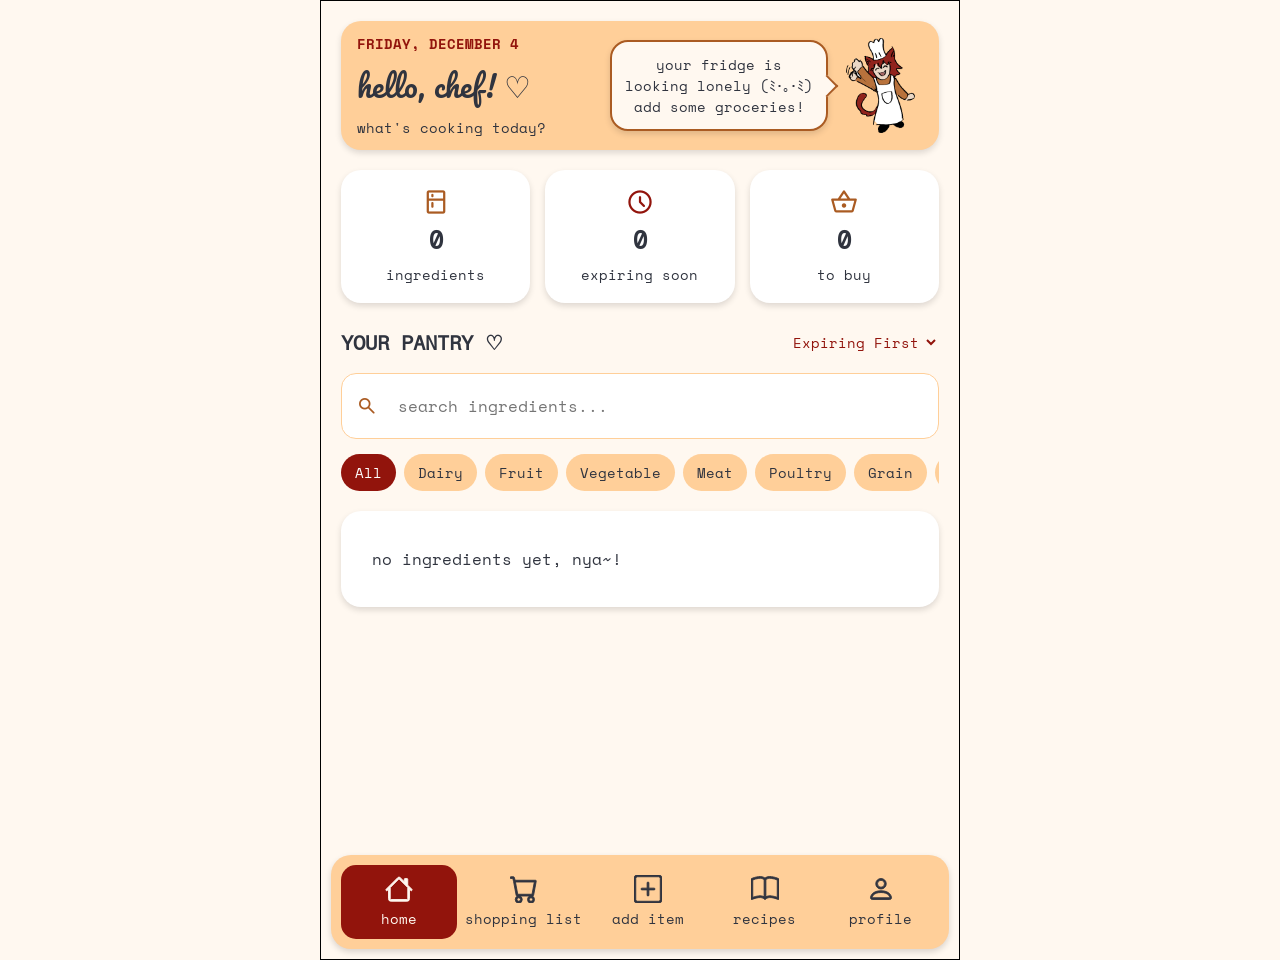
<file: index.html>
<!DOCTYPE html>
<html>
<head>
    <title>CMSC434</title>
    <link rel="stylesheet" href="style.css">
    <style>
        nav svg {
            width: 28px;
            height: 28px;
            stroke: currentColor;
            stroke-width: 0.5;
        }
        
        
    </style>
    <meta charset="UTF-8">
</head>


<body>
    <div class="app">

        <iframe id="content" src="inventory.html"></iframe> <!-- change this back to inventory.html later -->

                <nav>
                    <button class = "active" onclick="openTab('inventory.html', this)"><svg xmlns="http://www.w3.org/2000/svg" width="16" height="16" fill="currentColor" class="bi bi-house" viewBox="0 0 16 16">
        <path d="M8.707 1.5a1 1 0 0 0-1.414 0L.646 8.146a.5.5 0 0 0 .708.708L2 8.207V13.5A1.5 1.5 0 0 0 3.5 15h9a1.5 1.5 0 0 0 1.5-1.5V8.207l.646.647a.5.5 0 0 0 .708-.708L13 5.793V2.5a.5.5 0 0 0-.5-.5h-1a.5.5 0 0 0-.5.5v1.293zM13 7.207V13.5a.5.5 0 0 1-.5.5h-9a.5.5 0 0 1-.5-.5V7.207l5-5z"/>
        </svg>
        <span>home</span>
        </button>
    
    </button>
                    <button onclick="openTab('shopping-list.html', this)"><svg xmlns="http://www.w3.org/2000/svg" width="16" height="16" fill="currentColor" class="bi bi-cart" viewBox="0 0 16 16">
        <path d="M0 1.5A.5.5 0 0 1 .5 1H2a.5.5 0 0 1 .485.379L2.89 3H14.5a.5.5 0 0 1 .491.592l-1.5 8A.5.5 0 0 1 13 12H4a.5.5 0 0 1-.491-.408L2.01 3.607 1.61 2H.5a.5.5 0 0 1-.5-.5M3.102 4l1.313 7h8.17l1.313-7zM5 12a2 2 0 1 0 0 4 2 2 0 0 0 0-4m7 0a2 2 0 1 0 0 4 2 2 0 0 0 0-4m-7 1a1 1 0 1 1 0 2 1 1 0 0 1 0-2m7 0a1 1 0 1 1 0 2 1 1 0 0 1 0-2"/>
        </svg><span>shopping list</span></button>
                    <button onclick = "openTab('add-item.html', this)"><svg xmlns="http://www.w3.org/2000/svg" width="16" height="16" fill="currentColor" class="bi bi-plus-square" viewBox="0 0 16 16">
        <path d="M14 1a1 1 0 0 1 1 1v12a1 1 0 0 1-1 1H2a1 1 0 0 1-1-1V2a1 1 0 0 1 1-1zM2 0a2 2 0 0 0-2 2v12a2 2 0 0 0 2 2h12a2 2 0 0 0 2-2V2a2 2 0 0 0-2-2z"/>
        <path d="M8 4a.5.5 0 0 1 .5.5v3h3a.5.5 0 0 1 0 1h-3v3a.5.5 0 0 1-1 0v-3h-3a.5.5 0 0 1 0-1h3v-3A.5.5 0 0 1 8 4"/>
        </svg>
        <span>add item</span>
        </button>
                    <button onclick = "openTab('recipes.html', this)"><svg xmlns="http://www.w3.org/2000/svg" width="16" height="16" fill="currentColor" class="bi bi-book" viewBox="0 0 16 16">
        <path d="M1 2.828c.885-.37 2.154-.769 3.388-.893 1.33-.134 2.458.063 3.112.752v9.746c-.935-.53-2.12-.603-3.213-.493-1.18.12-2.37.461-3.287.811zm7.5-.141c.654-.689 1.782-.886 3.112-.752 1.234.124 2.503.523 3.388.893v9.923c-.918-.35-2.107-.692-3.287-.81-1.094-.111-2.278-.039-3.213.492zM8 1.783C7.015.936 5.587.81 4.287.94c-1.514.153-3.042.672-3.994 1.105A.5.5 0 0 0 0 2.5v11a.5.5 0 0 0 .707.455c.882-.4 2.303-.881 3.68-1.02 1.409-.142 2.59.087 3.223.877a.5.5 0 0 0 .78 0c.633-.79 1.814-1.019 3.222-.877 1.378.139 2.8.62 3.681 1.02A.5.5 0 0 0 16 13.5v-11a.5.5 0 0 0-.293-.455c-.952-.433-2.48-.952-3.994-1.105C10.413.809 8.985.936 8 1.783"/>
        </svg>
        <span>recipes</span>
    </button>
                    <button onclick = "openTab('profile.html', this)"><svg xmlns="http://www.w3.org/2000/svg" width="16" height="16" fill="currentColor" class="bi bi-person" viewBox="0 0 16 16">
        <path d="M8 8a3 3 0 1 0 0-6 3 3 0 0 0 0 6m2-3a2 2 0 1 1-4 0 2 2 0 0 1 4 0m4 8c0 1-1 1-1 1H3s-1 0-1-1 1-4 6-4 6 3 6 4m-1-.004c-.001-.246-.154-.986-.832-1.664C11.516 10.68 10.289 10 8 10s-3.516.68-4.168 1.332c-.678.678-.83 1.418-.832 1.664z"/>
        </svg><span>profile</span   ></button>
                </nav>
            
        <!-- Ingredient Details Popup -->
        <div id="itemPopup" class="popup" onclick="closePopup()">
            <div class="popup-content" onclick="event.stopPropagation()">
                <button class="popup-close" onclick="closePopup()">×</button>

                <div id="popupIcon"></div>
                <h2 id="popupName"></h2>
                <p id="popupGroup"></p>

                <hr>

                <div class="detail-row">
                    <span>quantity</span>
                    <span id="popupQuantity"></span>
                </div>

                <div class="detail-row">
                    <span>purchased</span>
                    <span id="popupPurchase"></span>
                </div>

                <div class="detail-row">
                    <span>expires</span>
                    <span id="popupExpiration"></span>
                </div>

                <div class="detail-row">
                    <span>ownership</span>
                    <span id="popupOwner"></span>
                </div>

                <button onclick="closePopup()">done ♡</button>
            </div>
        </div>

    
        <!-- Remove Item Popup -->
        <div id="removePopup" class="popup">
            <div class="popup-content">
                <h2>all gone, nya~?</h2>
                <p id="removeMessage"></p>

                <div class="popup-buttons">
                    <button onclick="confirmRemove()">Yes, Remove</button>
                    <button class="btn-secondary" onclick="cancelRemove()">No, Don't Remove</button>
                </div>
            </div>
        </div>

        
        <!-- New Receipt Popup -->
        <div id="receiptPopup" class="popup">
            <div class="popup-content">
                <h2>new receipt ♡</h2>
                <p>what should we call it, nya~?</p>

                <input type="text" id="receiptName"
                    placeholder="e.g. weekly groceries">

                <div class="popup-buttons">
                    <button class="btn-secondary" onclick="closeReceiptPopup()">Cancel</button>
                    <button onclick="confirmReceipt()">Create ♡</button>
                </div>
            </div>
        </div>




    </div>

    <script>
        function openTab(filename, button) {
            // displays ts page
            document.getElementById("content").src = filename;

            //  inactive butt
            document.querySelectorAll("nav button").forEach(function(btn) {
                btn.classList.remove("active");
            });

            // activates the active button hopefully highlights in the nav bar
            button.classList.add("active");
        }
        
        window.addEventListener("message", function(event) {
            if (event.data.page === "add-item.html") {
                // Save name before changing pages
                sessionStorage.setItem("prefillItem", event.data.name);

                const button = document.querySelector("nav button:nth-child(3)");
                openTab("add-item.html", button);
            }
        });



        // popup on click bs ts nav bar needs to get covered
        window.addEventListener("message", function(event) {
            if (event.data.type === "showDetails") {
                showDetails(event.data.item);
            }
        });

        function showDetails(item) {
            const foodIcons = {
                Dairy: "🥛",
                Fruit: "🍓",
                Poultry: "🍗",
                Meat: "🥩",
                Grain: "🍞",
                Vegetable: "🥕",
                Condiment: "🧂",
                Frozen: "🧊",
                Other: "🍽️"
            };

        document.getElementById("popupIcon").textContent =
            foodIcons[item.group] || "🍽️";

        document.getElementById("popupName").textContent = item.name;
        document.getElementById("popupGroup").textContent = item.group;
        document.getElementById("popupQuantity").textContent = item.quantity;
        document.getElementById("popupPurchase").textContent = item.purchase || "Not set";
        document.getElementById("popupExpiration").textContent = item.expiration || "Not set";
        document.getElementById("popupOwner").textContent = item.owner || "Not set";

        document.getElementById("itemPopup").style.display = "flex";
    }

    function closePopup() {
        document.getElementById("itemPopup").style.display = "none";
    }

    
        let pendingRemove = null;

        // Receive remove request from inventory
        window.addEventListener("message", function(event) {
            if (event.data.type === "removeItem") {
                pendingRemove = event.data.index;

                document.getElementById("removeMessage").textContent =
                    "you have 0 " + event.data.name + " left! remove it from your pantry?";

                document.getElementById("removePopup").style.display = "flex";
            }
        });

        function confirmRemove() {
            // Tell inventory to delete the item
            document.getElementById("content").contentWindow.postMessage({
                type: "confirmRemove",
                index: pendingRemove
            }, "*");

            document.getElementById("removePopup").style.display = "none";
            pendingRemove = null;
        }

        function cancelRemove() {
            document.getElementById("removePopup").style.display = "none";
            pendingRemove = null;
        }


        window.addEventListener("message", function(event) {
            if (event.data.type === "newReceipt") {
                document.getElementById("receiptPopup").style.display = "flex";
                document.getElementById("receiptName").focus();
            }
        });

        function closeReceiptPopup() {
            document.getElementById("receiptPopup").style.display = "none";
            document.getElementById("receiptName").value = "";
        }

        function confirmReceipt() {
            const name = document.getElementById("receiptName").value.trim();
            if (!name) return;

            document.getElementById("content").contentWindow.postMessage({
                type: "createReceipt",
                name: name
            }, "*");

            closeReceiptPopup();
        }       



    </script>
</body>
</html>
</file>
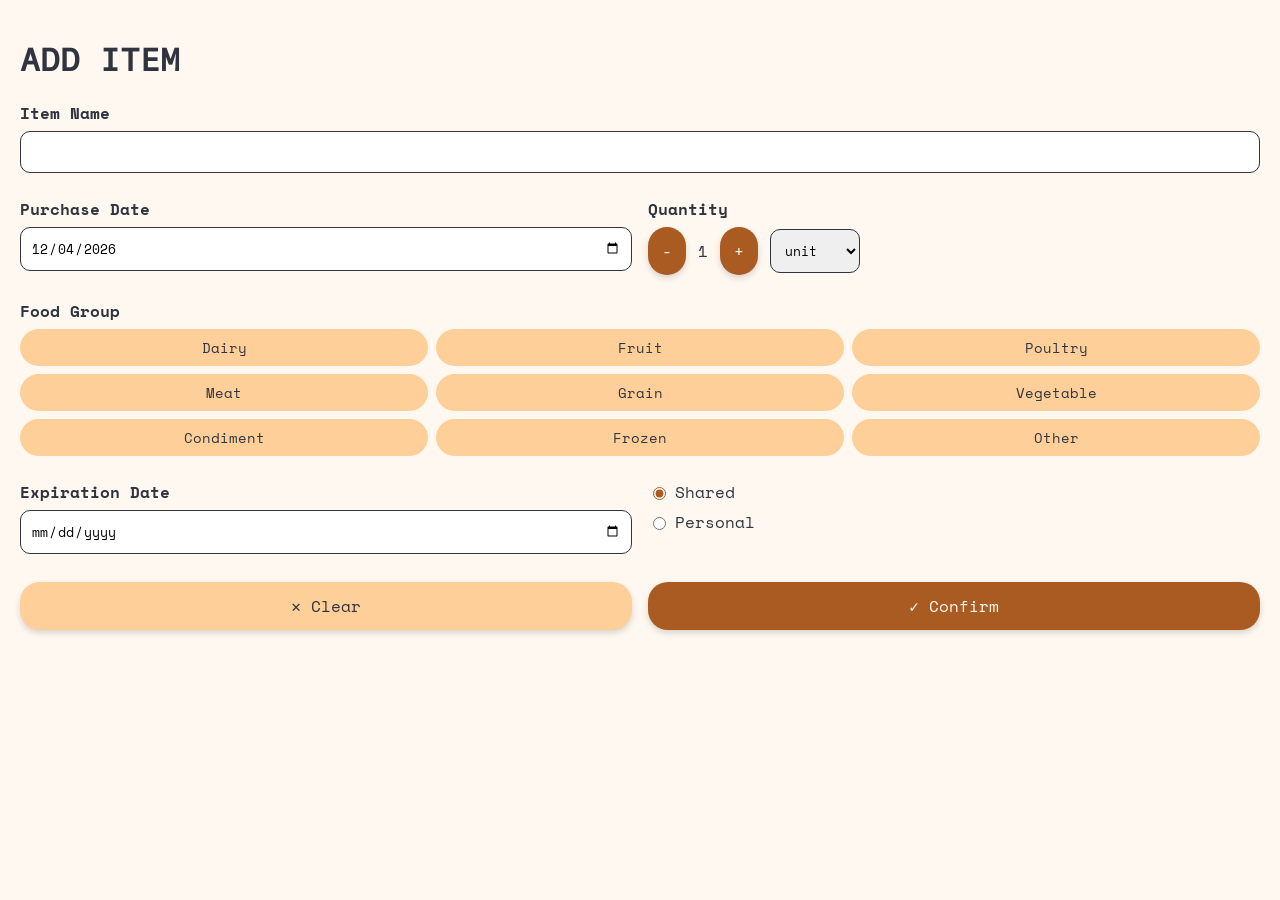
<file: add-item.html>
<!DOCTYPE html>
<html>
<head>
    <title>Add Item</title>
    <meta charset="UTF-8">
    <link rel="stylesheet" href="style.css">

    <style>
        .stepper {
            display: flex;
            align-items: center;
            gap: 12px;
            font-size: 16px;
        }
        .stepper button {
            padding: 12px 14px;
        }
        .stepper select {
            width: auto;
        }
        
    </style>
</head>

<body>
    <div class="container">
        <h1>Add Item</h1>

        <form id="form">

            <div class="section">
                <label for="name">Item Name</label>
                <input type="text" id="name" required>
            </div>

            <div class="section row">
                <div>
                    <label for="purchase">Purchase Date</label>
                    <input type="date" id="purchase">
                </div>
                <div>
                    <label>Quantity</label>
                    <div class="stepper">
                        <button type="button" onclick="changeQty(-1)">-</button>
                        <span id="qty">1</span>
                        <button type="button" onclick="changeQty(1)">+</button>

                           <select id="unit" aria-label="Unit">
                            <option value="">unit</option>
                            <option value="oz">oz</option>
                            <option value="lb">lb</option>
                            <option value="g">g</option>
                            <option value="kg">kg</option>
                            <option value="fl oz">fl oz</option>
                            <option value="cup">cup</option>
                            <option value="pt">pt</option>
                            <option value="qt">qt</option>
                            <option value="gal">gal</option>
                            <option value="L">L</option>
                            <option value="pack">pack</option>
                            <option value="can">can</option>
                            <option value="bottle">bottle</option>
                            <option value="box">box</option>
                            <option value="dozen">dozen</option>
                        </select>
                    </div>
                </div>
            </div>

            <div class="section">
                <label>Food Group</label>
                <div class="chips chips-grid">
                    <input type="radio" name="group" id="dairy" value="Dairy" required><label for="dairy">Dairy</label>
                    <input type="radio" name="group" id="fruit" value="Fruit"><label for="fruit">Fruit</label>
                    <input type="radio" name="group" id="poultry" value="Poultry"><label for="poultry">Poultry</label>
                    <input type="radio" name="group" id="meat" value="Meat"><label for="meat">Meat</label>
                    <input type="radio" name="group" id="grain" value="Grain"><label for="grain">Grain</label>
                    <input type="radio" name="group" id="vegetable" value="Vegetable"><label for="vegetable">Vegetable</label>
                    <input type="radio" name="group" id="condiment" value="Condiment"><label for="condiment">Condiment</label>
                    <input type="radio" name="group" id="frozen" value="Frozen"><label for="frozen">Frozen</label>
                    <input type="radio" name="group" id="other" value="Other"><label for="other">Other</label>
                </div>
            </div>

            <div class="section row">
                <div>
                    <label for="expiration">Expiration Date</label>
                    <input type="date" id="expiration" oninput="expEdited = true">
                    <div class="hint" id="hint"></div>
                </div>
                <div class="radio">
                    <label><input type="radio" name="owner" value="shared" checked> Shared</label>
                    <label><input type="radio" name="owner" value="personal"> Personal</label>
                </div>
            </div>

            <div class="buttons">
                <button type="button" class="btn-secondary" onclick="clearForm()">✕ Clear</button>
                <button type="submit">✓ Confirm</button>
            </div>

        </form>
    </div>

    <div class="undo-bar" id="popup">
        <span id="popupText"></span>
        <button type="button" onclick="undoAdd()">Undo</button>
    </div>


    <script>
        var qty = 1;
        var expEdited = false; // true once the user picks their own expiration date
        var lastAdded = null;
        var lastReceiptId = null;
        var lastShoppingIndex = -1;
        var lastShoppingEntry = null;
        var popupTimer;


        // rough days until it goes bad, by food group (fridge, unopened)
        var SHELF_LIFE = {
            Dairy: 7,
            Fruit: 5,
            Poultry: 2,
            Meat: 3,
            Grain: 7,
            Vegetable: 5,
            Condiment: 180,
            Frozen: 90
            // Other: no guess
        };

        // fill in expiration = purchase date + shelf life
        function predictExpiration() {
            var group = document.querySelector('input[name="group"]:checked');
            var purchase = document.getElementById("purchase").value;
            if (!group || !purchase || expEdited) return;

            var days = SHELF_LIFE[group.value];
            if (!days) {
                document.getElementById("expiration").value = "";
                document.getElementById("hint").textContent = "";
                return;
            }

            var date = new Date(purchase + "T00:00");
            date.setDate(date.getDate() + days);
            document.getElementById("expiration").value = date.toLocaleDateString("en-CA");
            document.getElementById("hint").textContent = "Estimated: about " + days + " days for " + group.value;
        }

        // re-guess whenever the food group or purchase date changes
        document.querySelectorAll('input[name="group"]').forEach(function (chip) {
            chip.onchange = predictExpiration;
        });
        document.getElementById("purchase").onchange = predictExpiration;

        function changeQty(amount) {
            qty = Math.max(1, qty + amount);
            document.getElementById("qty").textContent = qty;
        }

        function clearForm() {
            document.getElementById("form").reset();
            changeQty(-qty);
            expEdited = false;
            document.getElementById("hint").textContent = "";
            document.getElementById("purchase").value = new Date().toLocaleDateString("en-CA"); // en-CA = YYYY-MM-DD
        }

        clearForm();

        // confirm button
        document.getElementById("form").onsubmit = function (event) {
            event.preventDefault();

            var item = {
                name: document.getElementById("name").value,
                quantity: qty,
                unit: document.getElementById("unit").value,
                group: document.querySelector('input[name="group"]:checked').value,
                purchase: document.getElementById("purchase").value,
                expiration: document.getElementById("expiration").value,
                owner: document.querySelector('input[name="owner"]:checked').value,
                unit: document.getElementById("unit").value
            };

            // save to localStorage under "items"
            var items = JSON.parse(localStorage.getItem("items") || "[]");
            items.push(item);
            localStorage.setItem("items", JSON.stringify(items));

           
            // remove confirmed item from correct shopping list
        lastAdded = item;
        lastShoppingEntry = null;
        lastShoppingIndex = -1;
        lastReceiptId = null;
        const pending = JSON.parse(localStorage.getItem("pendingShoppingItem") || "null");

        if (pending && pending.name === item.name) {
            const receipts = JSON.parse(localStorage.getItem("shoppingReceipts") || "[]");
            const receipt = receipts.find(r => r.id === pending.receiptId);

            if (receipt) {
                const index = receipt.items.findIndex(i => i.name === item.name);

                if (index !== -1) {
                    lastShoppingIndex = index;
                    lastShoppingEntry = receipt.items[index];
                    lastReceiptId = receipt.id;
                    receipt.items.splice(index, 1);
                    localStorage.setItem("shoppingReceipts", JSON.stringify(receipts));
                    localStorage.setItem("shoppingList",
                        JSON.stringify(receipts.flatMap(r => r.items)));
                }
            }
        }

        localStorage.removeItem("pendingShoppingItem");
        showPopup(item.name + " added to your pantry! ♡");
        clearForm();
        };



        // show the pop-up for 5 seconds
        function showPopup(message) {
            document.getElementById("popupText").textContent = message;
            document.getElementById("popup").style.display = "flex";
            clearTimeout(popupTimer);
            popupTimer = setTimeout(function () {
                document.getElementById("popup").style.display = "none";
                lastAdded = null; // too late to undo
            }, 5000);
        }
 
        // Undo: take the item back out, put it back on the shopping list, refill the form
        function undoAdd() {
            if (!lastAdded) return;
 
            var items = JSON.parse(localStorage.getItem("items") || "[]");
            items.pop(); // it was the last one added
            localStorage.setItem("items", JSON.stringify(items));
 
           
        if (lastReceiptId !== null && lastShoppingEntry) {
            const receipts = JSON.parse(
                localStorage.getItem("shoppingReceipts") || "[]"
            );

            const receipt = receipts.find(r => r.id === lastReceiptId);

            if (receipt) {
                receipt.items.splice(lastShoppingIndex, 0, lastShoppingEntry);

                localStorage.setItem("shoppingReceipts", JSON.stringify(receipts));
                localStorage.setItem("shoppingList", JSON.stringify(
                    receipts.flatMap(r => r.items)
                ));
            }
        }

 
            // put everything back in the form
            document.getElementById("name").value = lastAdded.name;
            changeQty(lastAdded.quantity - qty);
            document.getElementById("unit").value = lastAdded.unit;
            document.getElementById(lastAdded.group.toLowerCase()).checked = true;
            document.getElementById("purchase").value = lastAdded.purchase;
            document.getElementById("expiration").value = lastAdded.expiration;
            expEdited = true; // keep their expiration date as-is
            document.querySelector('input[name="owner"][value="' + lastAdded.owner + '"]').checked = true;
 
            lastAdded = null;
            document.getElementById("popup").style.display = "none";
        }

       
      
        // Fill item name from Shopping List
        const pendingItem = JSON.parse(
            localStorage.getItem("pendingShoppingItem") || "null"
        );

        if (pendingItem) {
            document.getElementById("name").value = pendingItem.name;
        }


    
    </script>

</body>
</html>
</file>
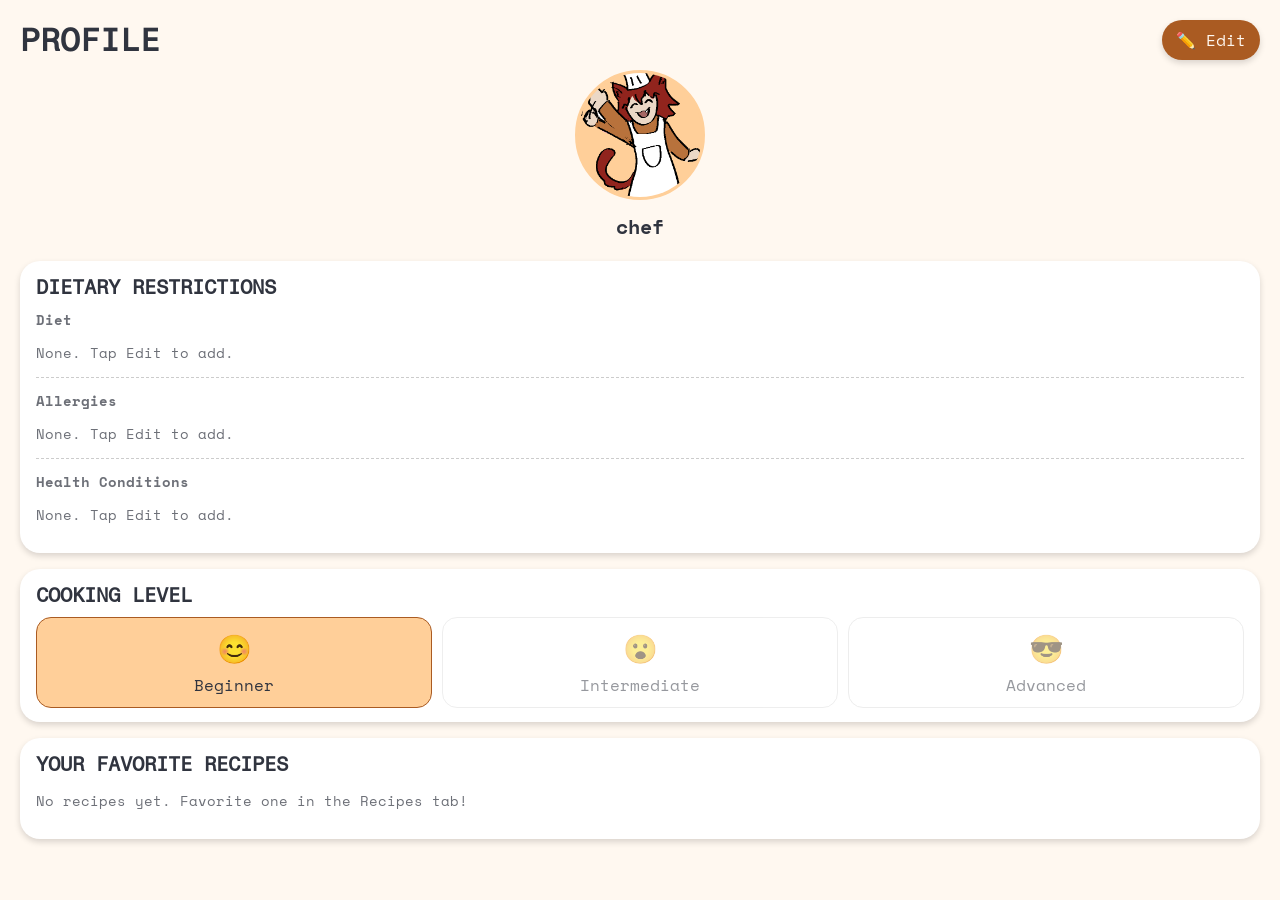
<file: profile.html>
<!DOCTYPE html>
<html>
<head>
    <title>Profile</title>
    <meta charset="UTF-8">
    <link rel="stylesheet" href="style.css">

    <style>
        /* title + edit button */
        .profile-top {
            display: flex;
            justify-content: space-between;
            align-items: center;
        }
        .profile-top h1 {
            margin: 0;
        }
        .edit-btn {
            display: flex;
            align-items: center;
            gap: 6px;
            padding: 8px 14px;
        }
        .edit-btn svg {
            width: 14px;
            height: 14px;
        }

        /* photo + name */
        .profile-header {
            text-align: center;
            margin: 10px 0 20px;
        }
        .photo-wrap {
            position: relative;
            width: 130px;
            height: 130px;
            margin: 0 auto 12px;
        }
        .photo-wrap img {
            width: 100%;
            height: 100%;
            object-fit: cover;
            border-radius: 50%;
            background: var(--primary);
            border: 3px solid var(--primary);
            box-sizing: border-box;
        }
        .photo-btn {
            position: absolute;
            right: 0;
            bottom: 4px;
            width: 38px;
            height: 38px;
            padding: 0;
            border-radius: 50%;
            display: none;
            align-items: center;
            justify-content: center;
        }
        .photo-btn svg {
            width: 18px;
            height: 18px;
        }
        #photoInput {
            display: none;
        }
        .profile-name {
            font-size: 20px;
            font-weight: bold;
            margin: 0;
        }
        #nameInput {
            display: none;
            max-width: 260px;
            margin: 0 auto;
            text-align: center;
            font-size: 16px;
        }

        /* "Diet" / "Allergies" mini headings + divider */
        .white-card h3 {
            font-size: 14px;
            margin: 0 0 8px;
            opacity: 0.7;
        }
        .white-card hr {
            border: none;
            border-top: 1px dashed #ccc;
            margin: 12px 0;
        }

        /* cooking level */
        .levels {
            display: flex;
            gap: 10px;
        }
        .levels input {
            position: absolute;
            opacity: 0;
            pointer-events: none;
        }
        .levels label {
            flex: 1;
            margin: 0;
            padding: 10px 4px;
            text-align: center;
            font-weight: normal;
            border: 1.5px solid #ddd;
            border-radius: 15px;
            opacity: 0.5;
        }
        .levels label span {
            display: block;
            font-size: 28px;
            margin-bottom: 4px;
        }
        .levels input:checked + label {
            border-color: var(--secondary);
            background: var(--primary);
            opacity: 1;
        }
        .editing .levels label {
            cursor: pointer;
        }

        /* your recipes */
        .my-recipes {
            display: grid;
            grid-template-columns: 1fr 1fr;
            gap: 10px;
        }
        .my-recipe {
            background: var(--bg);
            border-radius: 15px;
            padding: 10px;
        }
        .my-recipe h4 {
            margin: 0 0 4px;
        }
        .my-recipe p {
            margin: 0;
            font-size: 14px;
            opacity: 0.7;
        }

        /* EDIT MODE */
        .edit-actions,
        .editing .profile-name,
        .editing .edit-btn {
            display: none;
        }
        .editing .edit-actions,
        .editing .photo-btn {
            display: flex;
        }
        .editing #nameInput {
            display: block;
        }
        /* when NOT editing: only show the diet/allergy pills you picked */
        body:not(.editing) #diets input:not(:checked) + label,
        body:not(.editing) #allergies input:not(:checked) + label,
        body:not(.editing) #conditions input:not(:checked) + label {
            display: none;
        }
    </style>
</head>

<body>
    <div class="container">

        <div class="profile-top">
            <h1>Profile</h1>
            <button type="button" class="edit-btn" onclick="startEditing()">✏️ Edit</button>        </div>

        <div class="profile-header">
            <div class="photo-wrap">
                <img id="photo" src="koko_cat.png" alt="Profile photo">
                <button type="button" class="photo-btn" onclick="document.getElementById('photoInput').click()" aria-label="Change photo">📷</button>
                <input type="file" id="photoInput" accept="image/*" onchange="choosePhoto(this)">
            </div>

            <p class="profile-name" id="nameText"></p>
            <input type="text" id="nameInput" placeholder="Your name" aria-label="Name">
        </div>

        <div class="white-card">
            <h2>Dietary Restrictions</h2>

            <h3>Diet</h3>
            <div class="chips" id="diets"></div>
            <p class="hint" id="dietsEmpty">None. Tap Edit to add.</p>

            <hr>

            <h3>Allergies</h3>
            <div class="chips" id="allergies"></div>
            <p class="hint" id="allergiesEmpty">None. Tap Edit to add.</p>

            <hr>

            <h3>Health Conditions</h3>
            <div class="chips" id="conditions"></div>
            <p class="hint" id="conditionsEmpty">None. Tap Edit to add.</p>


        </div>

        <div class="white-card">
            <h2>Cooking Level</h2>
            <div class="levels">
                <input type="radio" name="level" id="beginner" value="beginner">
                <label for="beginner"><span>😊</span>Beginner</label>

                <input type="radio" name="level" id="intermediate" value="intermediate">
                <label for="intermediate"><span>😮</span>Intermediate</label>

                <input type="radio" name="level" id="advanced" value="advanced">
                <label for="advanced"><span>😎</span>Advanced</label>
            </div>
        </div>

        <div class="white-card">
            <h2>Your Favorite Recipes</h2>
            <div class="my-recipes" id="myRecipes"></div>
            <p class="hint" id="recipesEmpty">No recipes yet. Favorite one in the Recipes tab!</p>
        </div>

        <div class="buttons edit-actions">
            <button type="button" class="btn-secondary" onclick="cancelEditing()">✕ Cancel</button>
            <button type="button" onclick="saveProfile()">✓ Save</button>
        </div>

    </div>

    <script>
        var DIETS = ["Vegetarian", "Vegan", "Pescatarian", "Halal", "Kosher", "Gluten-Free", "Keto"];
        var ALLERGIES = ["Nuts", "Dairy", "Gluten", "Shellfish", "Eggs", "Soy"];
        var CONDITIONS = ["Diabetes", "Chron's Disease", "High Cholesterol", "High Blood Pressure", "IBS", "Celiac"]

        // empty profile
        var DEFAULT_PROFILE = {
            name: "chef",
            photo: "", //koko default :3
            diets: [],
            allergies: [],
            conditions: [],
            level: "beginner"
        };

        var newPhoto = null; // photo picked while editing, not saved yet

        function loadProfile() {
            var saved = JSON.parse(localStorage.getItem("profile") || "null");
            return Object.assign({}, DEFAULT_PROFILE, saved);
        }

        // make one pill per option
        function makePills(boxId, options) {
            var box = document.getElementById(boxId);
            options.forEach(function (option) {
                var id = boxId + "-" + option.toLowerCase().replace(/[^a-z]/g, "");;
                box.innerHTML +=
                    '<input type="checkbox" id="' + id + '" value="' + option + '">' +
                    '<label for="' + id + '">' + option + '</label>';
            });
        }
        makePills("diets", DIETS);
        makePills("allergies", ALLERGIES);
        makePills("conditions", CONDITIONS);

        // which pills are checked in a box
        function checkedIn(boxId) {
            var picked = [];
            document.querySelectorAll("#" + boxId + " input:checked").forEach(function (box) {
                picked.push(box.value);
            });
            return picked;
        }

        // put the saved profile onto the screen
        function showProfile() {
            var p = loadProfile();

            document.getElementById("nameText").textContent = p.name;
            document.getElementById("nameInput").value = p.name;
            document.getElementById("photo").src = p.photo || "koko_cat.png";

            document.querySelectorAll("#diets input").forEach(function (box) {
                box.checked = p.diets.includes(box.value);
            });
            document.querySelectorAll("#allergies input").forEach(function (box) {
                box.checked = p.allergies.includes(box.value);
            });
            document.querySelectorAll("#conditions input").forEach(function (box) {
                box.checked = p.conditions.includes(box.value);
            });
            document.getElementById(p.level).checked = true;

            updateEmptyNote();
            lockInputs(true);
        }

        function updateEmptyNote() {
            var editing = document.body.classList.contains("editing");
            ["diets", "allergies", "conditions"].forEach(function (boxId) {
                var none = checkedIn(boxId).length === 0;
                document.getElementById(boxId + "Empty").style.display = (none && !editing) ? "block" : "none";
            });
        }

        // stop pills + level from being clicked unless editing
        function lockInputs(locked) {
            document.querySelectorAll(".chips input, .levels input").forEach(function (input) {
                input.disabled = locked;
            });
        }

        // edit mode
        function startEditing() {
            document.body.classList.add("editing");
            lockInputs(false);
            updateEmptyNote();
            document.getElementById("nameInput").focus();
        }

        function cancelEditing() {
            newPhoto = null;
            document.body.classList.remove("editing");
            showProfile(); // throw away changes
        }

        function saveProfile() {
            var name = document.getElementById("nameInput").value.trim();
            if (name === "") {
                alert("Please enter a name.");
                return;
            }

            var old = loadProfile();
            var profile = {
                name: name,
                photo: newPhoto !== null ? newPhoto : old.photo,
                diets: checkedIn("diets"),
                allergies: checkedIn("allergies"),
                conditions: checkedIn("conditions"),
                level: document.querySelector('input[name="level"]:checked').value
            };
            localStorage.setItem("profile", JSON.stringify(profile));

            newPhoto = null;
            document.body.classList.remove("editing");
            showProfile();
        }

        // profile picture
        // shrinks pic to 200x200 so it fits in localStorage
        function choosePhoto(input) {
            var file = input.files[0];
            if (!file) return;

            var reader = new FileReader();
            reader.onload = function () {
                var img = new Image();
                img.onload = function () {
                    var canvas = document.createElement("canvas");
                    canvas.width = 200;
                    canvas.height = 200;
                    // crop to a centered square
                    var side = Math.min(img.width, img.height);
                    canvas.getContext("2d").drawImage(
                        img,
                        (img.width - side) / 2, (img.height - side) / 2, side, side,
                        0, 0, 200, 200
                    );
                    newPhoto = canvas.toDataURL("image/jpeg", 0.8);
                    document.getElementById("photo").src = newPhoto; // preview
                };
                img.src = reader.result;
            };
            reader.readAsDataURL(file);
            input.value = ""; // lets you pick the same file again
        }

        // read favorited recipes from recipes tab data
        function showRecipes() {
            var recipes = JSON.parse(localStorage.getItem("recipes") || "[]")
                .filter(function (recipe) { return recipe.favorited; });
            var box = document.getElementById("myRecipes");
            box.innerHTML = "";

            recipes.forEach(function (recipe) {
                var card = document.createElement("div");
                card.className = "my-recipe";
                card.innerHTML = "<h4></h4><p></p>";
                card.querySelector("h4").textContent = recipe.name;
                card.querySelector("p").textContent = recipe.difficulty + " · " + recipe.time + " min";
                box.appendChild(card);
            });

            document.getElementById("recipesEmpty").style.display = recipes.length ? "none" : "block";
        }

        showProfile();
        showRecipes();
    </script>
</body>
</html>
</file>
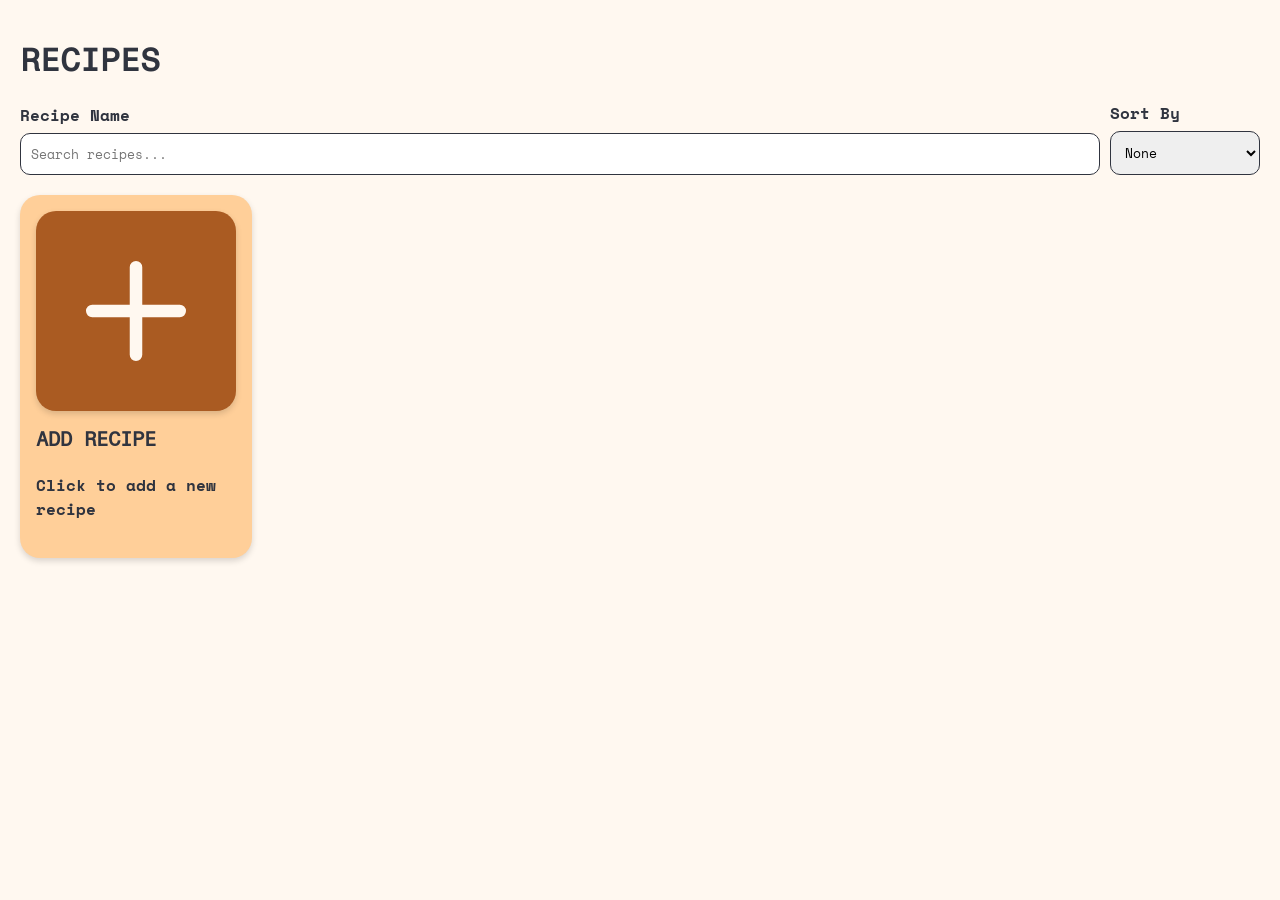
<file: recipes.html>
<!DOCTYPE html>
<html lang="en">
<head>
    <meta charset="UTF-8">
    <meta name="viewport" content="width=device-width, initial-scale=1.0">
    <title>Recipes | Kitchen Kompanion</title>

    <link rel="stylesheet" href="style.css">
    <link href="https://fonts.googleapis.com/css2?family=Material+Symbols+Rounded" rel="stylesheet">

    <style>
        #add-recipe button {
            padding: 0;
            width: 100%;
            display: block;
            line-height: 0;
        }

        textarea {
            width: 100%;
            box-sizing: border-box;
            padding: 10px;
            font-family: inherit;
            border: 1.5px solid var(--text);
            border-radius: 10px;
            resize: vertical;
        }

        .btn-danger {
            width: 100%;
            margin-top: 16px;
            background-color: var(--highlight);
        }

        .btn-danger:hover {
            background-color: var(--text);
        }

        /* QUANTITY STEPPER (add item + add recipe) */
        .stepper {
            display: flex;
            align-items: center;
            gap: 12px;
            font-size: 16px;
        }
        .stepper button {
            padding: 12px 14px;
        }
        .stepper select {
            width: auto;
        }

        .ingredient-row {
            display: flex;
            align-items: center;
            gap: 10px;
            margin-bottom: 10px;
        }

        .ingredient-row .ing-name {
            flex: 1;
            min-width: 0;
        }

        .ing-qty {
            min-width: 20px;
            text-align: center;
        }

        .ing-remove {
            background: none;
            color: var(--highlight);
            box-shadow: none;
            padding: 8px;
            font-size: 16px;
        }

        .ing-remove:hover {
            background: none;
            color: var(--text);
        }

        .add-ingredient-btn {
            width: 100%;
            margin-bottom: 12px;
        }

        .photo-wrap {
            position: relative;
            width: 180px;
            height: 180px;
            margin: 0 auto 16px;
        }
        .photo-wrap img {
            width: 100%;
            height: 100%;
            object-fit: cover;
            border-radius: 20px;
            background: var(--primary);
            border: 3px solid var(--primary);
            box-sizing: border-box;
        }
        .photo-btn {
            position: absolute;
            right: -8px;
            bottom: -8px;
            width: 38px;
            height: 38px;
            padding: 0;
            border-radius: 50%;
            display: flex;
            align-items: center;
            justify-content: center;
        }
        #new-recipe-image {
            display: none;
        }

        #detail-image {
            width: 100%;
            max-height: 240px;
            aspect-ratio: 16 / 9;
            object-fit: cover;
            border-radius: 16px;
            margin-bottom: 12px;
        }

        .detail-header {
            display: flex;
            align-items: center;
            justify-content: space-between;
            gap: 10px;
        }

        .detail-header h2 {
            margin: 0;
        }

        .favorite-btn {
            background: transparent;
            box-shadow: none;
            padding: 0;
            color: var(--text);
            flex-shrink: 0;
            display: flex;
        }

        .favorite-btn:hover {
            background: transparent;
            color: var(--highlight);
        }

        .favorite-btn.favorited {
            color: #f0b429;
        }

        .favorite-btn svg {
            width: 22px;
            height: 22px;
        }

        .radio-group {
            display: flex;
            flex-direction: column;
            gap: 8px;
            margin-bottom: 12px;
        }

        .radio-group label {
            display: flex;
            align-items: center;
            gap: 8px;
            font-weight: normal;
        }

        .radio-group input {
            width: auto;
        }
    </style>
</head>

<body>
    <main class="container">
        <h1>Recipes</h1>

        <div id="recipes-search">
            <div>
                <label for="recipe-name">Recipe Name</label>
                <input type="text" id="recipe-name" placeholder="Search recipes...">
            </div>
            <div>
                <label for="sort">Sort By</label>
                <select id="sort">
                    <option value="none">None</option>
                    <option value="difficulty">Difficulty</option>
                    <option value="time">Time</option>
                    <option value="availability">Availability</option>
                </select>
            </div>
        </div>

        <div class="recipes-grid" id="recipes-grid">
            <!-- Recipes will be dynamically inserted here -->
            <div class="card recipe-card" id="add-recipe">
                <button onclick="openAddRecipePopup()">
                    <svg xmlns="http://www.w3.org/2000/svg" fill="currentColor" class="bi bi-plus" viewBox="0 0 16 16">
                        <path d="M8 4a.5.5 0 0 1 .5.5v3h3a.5.5 0 0 1 0 1h-3v3a.5.5 0 0 1-1 0v-3h-3a.5.5 0 0 1 0-1h3v-3A.5.5 0 0 1 8 4"/>
                    </svg>
                </button>
                <h2>Add Recipe</h2>
                <h4>Click to add a new recipe</h4>
                <h4></h4>
            </div>
        </div>

        <!-- Popups -->

        <div class="popup-overlay" id="popup-overlay">
            <div class="popup" id="add-recipe-popup">
                <button class="popup-close" onclick="closePopup()" aria-label="Close">✕</button>
                <form id="add-recipe-form">
                    <h2 id="add-recipe-form-title">Add Recipe</h2>

                    <div class="photo-wrap">
                        <img id="new-recipe-image-preview" src="assets/placeholder-recipe-icon.jpg" alt="">
                        <button type="button" class="photo-btn" onclick="document.getElementById('new-recipe-image').click()" aria-label="Change recipe photo">📷</button>
                        <input type="file" id="new-recipe-image" accept="image/*">
                    </div>

                    <label for="new-recipe-name">Recipe Name</label>
                    <input type="text" id="new-recipe-name" required>

                    <label for="new-recipe-difficulty">Difficulty</label>
                    <select id="new-recipe-difficulty">
                        <option value="easy">Easy</option>
                        <option value="medium">Medium</option>
                        <option value="hard">Hard</option>
                    </select>

                    <label for="new-recipe-time">Time (minutes)</label>
                    <input type="number" id="new-recipe-time" min="1" required>

                    <label>Ingredients</label>
                    <div id="ingredient-rows"></div>
                    <button type="button" class="btn-secondary add-ingredient-btn" onclick="addIngredientRow()">+ Add Ingredient</button>

                    <label for="new-recipe-steps">Steps (one per line)</label>
                    <textarea id="new-recipe-steps" rows="3" required></textarea>
                    
                    <button type="submit" id="add-recipe-submit-btn" style="width: 100%; margin: 10px 0;">Add Recipe</button>
                    <!-- <button type="reset">Clear Form</button> -->
                </form>
            </div>

            <div class="popup" id="recipe-details-popup">
                <button class="popup-close" onclick="closePopup()" aria-label="Close">✕</button>
                <img id="detail-image" src="assets/placeholder-recipe-icon.jpg" alt="">
                <div class="detail-header">
                    <h2 id="detail-name"></h2>
                    <button type="button" id="favorite-btn" class="favorite-btn" aria-label="Favorite recipe"></button>
                </div>
                <p id="detail-difficulty"></p>
                <p id="detail-time"></p>
                <h4>Ingredients</h4>
                <ul id="detail-ingredients"></ul>
                <h4>Steps</h4>
                <ol id="detail-steps"></ol>

                <button type="button" id="open-add-to-shopping-btn" class="btn-secondary" style="width: 100%; margin-top: 16px;">Add to Shopping List</button>
                <button type="button" id="edit-recipe-btn" class="btn-secondary" style="width: 100%; margin-top: 10px;">Edit Recipe</button>
                <button type="button" id="delete-recipe-btn" class="btn-danger">Delete Recipe</button>
            </div>

            <div class="popup" id="add-to-shopping-popup">
                <button class="popup-close" onclick="closePopup()" aria-label="Close">✕</button>
                <h2>Add to Shopping List</h2>

                <label>Ingredients to add</label>
                <div class="radio-group">
                    <label><input type="radio" name="shopping-preset" value="all" checked> All ingredients</label>
                    <label><input type="radio" name="shopping-preset" value="missing"> Missing ingredients only</label>
                </div>

                <label for="shopping-list-select">Shopping list</label>
                <select id="shopping-list-select"></select>

                <button type="button" id="confirm-add-to-shopping-btn" style="width: 100%; margin-top: 16px;">Add to List</button>
            </div>
        </div>

    </main>

    <script src="script.js"></script>
    <script>
        const RECIPES_KEY = "recipes";
        const DIFFICULTY_ORDER = { easy: 0, medium: 1, hard: 2 };
        const UNITS = ["", "tsp", "tbsp", "cup", "fl oz", "oz", "lb", "g", "kg",
               "pt", "qt", "gal", "L", "pack", "can", "bottle", "box", "dozen"];
        const PLACEHOLDER_IMAGE = "assets/placeholder-recipe-icon.jpg";
        let currentRecipeId = null;
        let editingRecipeId = null;
        let currentRecipeImage = null;

        // localStorage stuff
        function loadRecipes() {
            try {
                return JSON.parse(localStorage.getItem(RECIPES_KEY)) || [];
            } catch {
                return [];
            }
        }
        function saveRecipes(recipes) {
            localStorage.setItem(RECIPES_KEY, JSON.stringify(recipes));
        }
        function loadInventory() {
            try {
                return JSON.parse(localStorage.getItem("items")) || [];
            } catch {
                return [];
            }
        }

        // Availability of a single ingredient against the pantry:
        // "green" = enough on hand in a matching unit
        // "yellow" = have it but not enough (or a different unit)
        // "red" = not in the pantry at all
        function ingredientAvailability(ingredient) {
            const name = ingredient.name.trim().toLowerCase();
            const matches = loadInventory().filter(item => (item.name || "").trim().toLowerCase() === name);
            if (matches.length === 0) return "red";

            const sameUnit = matches.filter(item => (item.unit || "") === (ingredient.unit || ""));
            const sameUnitTotal = sameUnit.reduce((sum, item) => sum + (Number(item.quantity) || 0), 0);

            if (sameUnit.length > 0 && sameUnitTotal >= (ingredient.quantity || 0)) return "green";
            return "yellow";
        }

        // Share of a recipe's ingredients that are fully available (1 = all green, 0 = all missing)
        function recipeAvailabilityScore(recipe) {
            const ingredients = recipe.ingredients.filter(ing => typeof ing !== "string");
            if (ingredients.length === 0) return 0;

            const scores = { green: 1, yellow: 0.5, red: 0 };
            const total = ingredients.reduce((sum, ing) => sum + scores[ingredientAvailability(ing)], 0);
            return total / ingredients.length;
        }

        const AVAILABILITY_ICONS = { green: "✅", yellow: "🟡", red: "❌" };

        // Overall availability of a recipe: green if every ingredient is on
        // hand, red if none of them are, yellow for anything in between
        function recipeAvailabilityStatus(recipe) {
            const score = recipeAvailabilityScore(recipe);
            if (score === 1) return "green";
            if (score === 0) return "red";
            return "yellow";
        }
        function splitLines(text) {
            return text.split("\n").map(line => line.trim()).filter(line => line !== "");
        }
        function capitalize(word) {
            return word.charAt(0).toUpperCase() + word.slice(1);
        }

        // Add ingredient rows
        function addIngredientRow(ingredient = {}) {
            const row = document.createElement("div");
            row.className = "ingredient-row";
            row.innerHTML = `
                <input type="text" class="ing-name" placeholder="Ingredient" aria-label="Ingredient name">
                <div class="stepper">
                    <button type="button" class="ing-minus" aria-label="Decrease quantity">-</button>
                    <span class="ing-qty"></span>
                    <button type="button" class="ing-plus" aria-label="Increase quantity">+</button>
                    <select class="ing-unit" aria-label="Unit"></select>
                </div>
                <button type="button" class="ing-remove" aria-label="Remove ingredient">✕</button>
            `;

            // unit dropdown
            const select = row.querySelector(".ing-unit");
            UNITS.forEach(unit => {
                const option = document.createElement("option");
                option.value = unit;
                option.textContent = unit || "unit";
                select.appendChild(option);
            });
            select.value = ingredient.unit || "";

            // name
            row.querySelector(".ing-name").value = ingredient.name || "";

            // quantity stepper (same behavior as add-item: whole numbers, minimum 1)
            let qty = ingredient.quantity || 1;
            const qtySpan = row.querySelector(".ing-qty");
            qtySpan.textContent = qty;

            function changeQty(amount) {
                qty = Math.max(1, qty + amount);
                qtySpan.textContent = qty;
            }
            row.querySelector(".ing-minus").addEventListener("click", () => changeQty(-1));
            row.querySelector(".ing-plus").addEventListener("click", () => changeQty(1));

            // remove row (always keep at least one)
            row.querySelector(".ing-remove").addEventListener("click", () => {
                row.remove();
                if (!document.querySelector("#ingredient-rows .ingredient-row")) addIngredientRow();
                else updateFirstIngredientRequired();
            });

            document.getElementById("ingredient-rows").appendChild(row);
            updateFirstIngredientRequired();
        }

        // only the first ingredient row is required
        function updateFirstIngredientRequired() {
            document.querySelectorAll("#ingredient-rows .ing-name").forEach((input, index) => {
                input.required = index === 0;
            });
        }

        function readIngredients() {
            return [...document.querySelectorAll("#ingredient-rows .ingredient-row")]
                .map(row => ({
                    name: row.querySelector(".ing-name").value.trim(),
                    quantity: Number(row.querySelector(".ing-qty").textContent),
                    unit: row.querySelector(".ing-unit").value
                }))
                .filter(ing => ing.name !== "");
        }

        function resetIngredientRows() {
            document.getElementById("ingredient-rows").innerHTML = "";
            addIngredientRow();
        }

        function formatIngredient(ing) {
            if (typeof ing === "string") return ing;
            return [ing.quantity || "", ing.unit, ing.name].filter(Boolean).join(" ");
        }

        // Image upload preview
        document.getElementById("new-recipe-image").addEventListener("change", function (event) {
            const file = event.target.files[0];
            if (!file) return;

            const reader = new FileReader();
            reader.onload = () => {
                currentRecipeImage = reader.result;
                document.getElementById("new-recipe-image-preview").src = currentRecipeImage;
            };
            reader.readAsDataURL(file);
        });

        // Opens the add-recipe popup, either blank (new recipe) or pre-filled for editing
        function openAddRecipePopup(recipe = null) {
            editingRecipeId = recipe ? recipe.id : null;
            document.getElementById("add-recipe-form-title").textContent = recipe ? "Edit Recipe" : "Add Recipe";
            document.getElementById("add-recipe-submit-btn").textContent = recipe ? "Save Changes" : "Add Recipe";

            document.getElementById("new-recipe-name").value = recipe ? recipe.name : "";
            document.getElementById("new-recipe-difficulty").value = recipe ? recipe.difficulty : "easy";
            document.getElementById("new-recipe-time").value = recipe ? recipe.time : "";
            document.getElementById("new-recipe-steps").value = recipe ? recipe.steps.join("\n") : "";

            document.getElementById("new-recipe-image").value = "";
            currentRecipeImage = recipe ? recipe.image || null : null;
            document.getElementById("new-recipe-image-preview").src = currentRecipeImage || PLACEHOLDER_IMAGE;

            document.getElementById("ingredient-rows").innerHTML = "";
            if (recipe && recipe.ingredients.length) {
                recipe.ingredients.forEach(ing => addIngredientRow(ing));
            } else {
                addIngredientRow();
            }

            openPopup("add-recipe-popup");
        }

        // Create or update a recipe
        document.getElementById("add-recipe-form").addEventListener("submit", function (event) {
            event.preventDefault();

            const name = document.getElementById("new-recipe-name").value.trim();
            if (name === "") return;

            const recipes = loadRecipes();
            const fields = {
                name: name,
                image: currentRecipeImage,
                difficulty: document.getElementById("new-recipe-difficulty").value,
                time: Number(document.getElementById("new-recipe-time").value) || 0,
                ingredients: readIngredients(),
                steps: splitLines(document.getElementById("new-recipe-steps").value)
            };

            if (editingRecipeId !== null) {
                const recipe = recipes.find(r => r.id === editingRecipeId);
                if (recipe) Object.assign(recipe, fields);
            } else {
                recipes.push(Object.assign({ id: Date.now() }, fields));
            }

            saveRecipes(recipes);
            editingRecipeId = null;
            currentRecipeImage = null;
            this.reset();
            document.getElementById("new-recipe-image-preview").src = PLACEHOLDER_IMAGE;
            resetIngredientRows();
            closePopup();
            renderRecipes();
        });

        // Rendering all the recipe cards (filtered + sorted)
        function renderRecipes() {
            const grid = document.getElementById("recipes-grid");
            grid.querySelectorAll(".recipe-card:not(#add-recipe)").forEach(card => card.remove());

            const query = document.getElementById("recipe-name").value.trim().toLowerCase();
            const sortBy = document.getElementById("sort").value;

            // filter by name
            let recipes = loadRecipes().filter(recipe =>
                recipe.name.toLowerCase().includes(query)
            );

            // sort
            if (sortBy === "difficulty") {
                recipes.sort((a, b) =>
                    DIFFICULTY_ORDER[a.difficulty] - DIFFICULTY_ORDER[b.difficulty] || a.name.localeCompare(b.name)
                );
            } else if (sortBy === "time") {
                recipes.sort((a, b) =>
                    a.time - b.time || a.name.localeCompare(b.name)
                );
            } else if (sortBy === "availability") {
                recipes.sort((a, b) =>
                    recipeAvailabilityScore(b) - recipeAvailabilityScore(a) || a.name.localeCompare(b.name)
                );
            }

            recipes.forEach(recipe => {
                const card = document.createElement("div");
                card.className = "card recipe-card";
                card.innerHTML = `
                    <img src="" alt="">
                    <h2></h2>
                    <h4 class="card-difficulty"></h4>
                    <h4 class="card-time"></h4>
                `;
                card.querySelector("img").src = recipe.image || PLACEHOLDER_IMAGE;
                card.querySelector("h2").textContent = AVAILABILITY_ICONS[recipeAvailabilityStatus(recipe)] + " " + recipe.name;
                card.querySelector(".card-difficulty").textContent = "Difficulty: " + capitalize(recipe.difficulty);
                card.querySelector(".card-time").textContent = recipe.time + " min";

                card.addEventListener("click", () => openRecipeDetails(recipe.id));
                grid.appendChild(card);
            });
        }

        // re-render whenever the search or sort changes
        document.getElementById("recipe-name").addEventListener("input", renderRecipes);
        document.getElementById("sort").addEventListener("change", renderRecipes);

        // Recipe popup
        function fillList(listId, items) {
            const list = document.getElementById(listId);
            list.innerHTML = "";
            items.forEach(text => {
                const li = document.createElement("li");
                li.textContent = text;
                list.appendChild(li);
            });
        }

        const STAR_OUTLINE = `<svg xmlns="http://www.w3.org/2000/svg" width="22" height="22" fill="currentColor" class="bi bi-star" viewBox="0 0 16 16">
            <path d="M2.866 14.85c-.078.444.36.791.746.593l4.39-2.256 4.389 2.256c.386.198.824-.149.746-.592l-.83-4.73 3.522-3.356c.33-.314.16-.888-.282-.95l-4.898-.696L8.465.792a.513.513 0 0 0-.927 0L5.354 5.12l-4.898.696c-.441.062-.612.636-.283.95l3.523 3.356-.83 4.73zm4.905-2.767-3.686 1.894.694-3.957a.56.56 0 0 0-.163-.505L1.71 6.745l4.052-.576a.53.53 0 0 0 .393-.288L8 2.223l1.847 3.658a.53.53 0 0 0 .393.288l4.052.575-2.906 2.77a.56.56 0 0 0-.163.506l.694 3.957-3.686-1.894a.5.5 0 0 0-.461 0z"/>
        </svg>`;
        const STAR_FILLED = `<svg xmlns="http://www.w3.org/2000/svg" width="22" height="22" fill="currentColor" class="bi bi-star-fill" viewBox="0 0 16 16">
            <path d="M3.612 15.443c-.386.198-.824-.149-.746-.592l.83-4.73L.173 6.765c-.329-.314-.158-.888.283-.95l4.898-.696L7.465.792c.197-.39.73-.39.927 0l2.192 4.327 4.898.696c.441.062.612.636.283.95l-3.523 3.356.83 4.73c.078.443-.36.79-.746.592L8 13.187z"/>
        </svg>`;

        function renderFavoriteButton(recipe) {
            const btn = document.getElementById("favorite-btn");
            btn.innerHTML = recipe.favorited ? STAR_FILLED : STAR_OUTLINE;
            btn.classList.toggle("favorited", !!recipe.favorited);
        }

        document.getElementById("favorite-btn").addEventListener("click", function () {
            if (currentRecipeId === null) return;

            const recipes = loadRecipes();
            const recipe = recipes.find(r => r.id === currentRecipeId);
            if (!recipe) return;

            recipe.favorited = !recipe.favorited;
            saveRecipes(recipes);
            renderFavoriteButton(recipe);
        });

        function fillIngredientsList(ingredients) {
            const list = document.getElementById("detail-ingredients");
            list.innerHTML = "";
            ingredients.forEach(ing => {
                const li = document.createElement("li");
                const icon = typeof ing === "string" ? "" : AVAILABILITY_ICONS[ingredientAvailability(ing)] + " ";
                li.textContent = icon + formatIngredient(ing);
                list.appendChild(li);
            });
        }

        function openRecipeDetails(recipeId) {
            const recipe = loadRecipes().find(r => r.id === recipeId);
            if (!recipe) return;

            currentRecipeId = recipe.id;
            document.getElementById("detail-image").src = recipe.image || PLACEHOLDER_IMAGE;
            document.getElementById("detail-name").textContent = recipe.name;
            document.getElementById("detail-difficulty").textContent = "Difficulty: " + capitalize(recipe.difficulty);
            document.getElementById("detail-time").textContent = "Time: " + recipe.time + " minutes";
            renderFavoriteButton(recipe);
            fillIngredientsList(recipe.ingredients);
            fillList("detail-steps", recipe.steps);
            openPopup("recipe-details-popup");
        }

        // Shopping list stuff
        function loadShoppingReceipts() {
            let receipts = JSON.parse(localStorage.getItem("shoppingReceipts") || "null");
            if (!receipts || receipts.length === 0) {
                receipts = [{
                    id: Date.now(),
                    name: "my shopping list",
                    items: JSON.parse(localStorage.getItem("shoppingList") || "[]")
                }];
            }
            return receipts;
        }

        function saveShoppingReceipts(receipts) {
            localStorage.setItem("shoppingReceipts", JSON.stringify(receipts));
            localStorage.setItem("shoppingList", JSON.stringify(receipts.flatMap(r => r.items)));
        }

        document.getElementById("open-add-to-shopping-btn").addEventListener("click", function () {
            if (currentRecipeId === null) return;

            const select = document.getElementById("shopping-list-select");
            const receipts = loadShoppingReceipts();
            select.innerHTML = "";
            receipts.forEach(receipt => {
                const option = document.createElement("option");
                option.value = receipt.id;
                option.textContent = receipt.name;
                select.appendChild(option);
            });

            const activeReceipt = Number(localStorage.getItem("activeReceipt"));
            if (receipts.some(r => r.id === activeReceipt)) select.value = activeReceipt;

            document.querySelector('input[name="shopping-preset"][value="all"]').checked = true;
            openPopup("add-to-shopping-popup");
        });

        document.getElementById("confirm-add-to-shopping-btn").addEventListener("click", function () {
            if (currentRecipeId === null) return;

            const recipe = loadRecipes().find(r => r.id === currentRecipeId);
            if (!recipe) return;

            const preset = document.querySelector('input[name="shopping-preset"]:checked').value;
            const ingredients = recipe.ingredients.filter(ing => typeof ing !== "string");
            const selected = preset === "missing"
                ? ingredients.filter(ing => ingredientAvailability(ing) !== "green")
                : ingredients;

            if (selected.length === 0) {
                alert(preset === "missing" ? "You already have everything for this recipe!" : "This recipe has no ingredients to add.");
                return;
            }

            const receipts = loadShoppingReceipts();
            const listId = Number(document.getElementById("shopping-list-select").value);
            const receipt = receipts.find(r => r.id === listId);
            if (!receipt) return;

            selected.forEach(ing => {
                receipt.items.push({ name: ing.name, checked: false });
            });

            saveShoppingReceipts(receipts);
            closePopup();
        });

        document.getElementById("edit-recipe-btn").addEventListener("click", function () {
            if (currentRecipeId === null) return;

            const recipe = loadRecipes().find(r => r.id === currentRecipeId);
            if (!recipe) return;

            openAddRecipePopup(recipe);
        });

        document.getElementById("delete-recipe-btn").addEventListener("click", function () {
            if (currentRecipeId === null) return;

            const name = document.getElementById("detail-name").textContent;
            if (!confirm(`Delete "${name}"? This can't be undone.`)) return;

            const recipes = loadRecipes().filter(r => r.id !== currentRecipeId);
            saveRecipes(recipes);

            currentRecipeId = null;
            closePopup();
            renderRecipes();
        });

        resetIngredientRows();
        renderRecipes();
    </script>
</body>
</html>
</file>
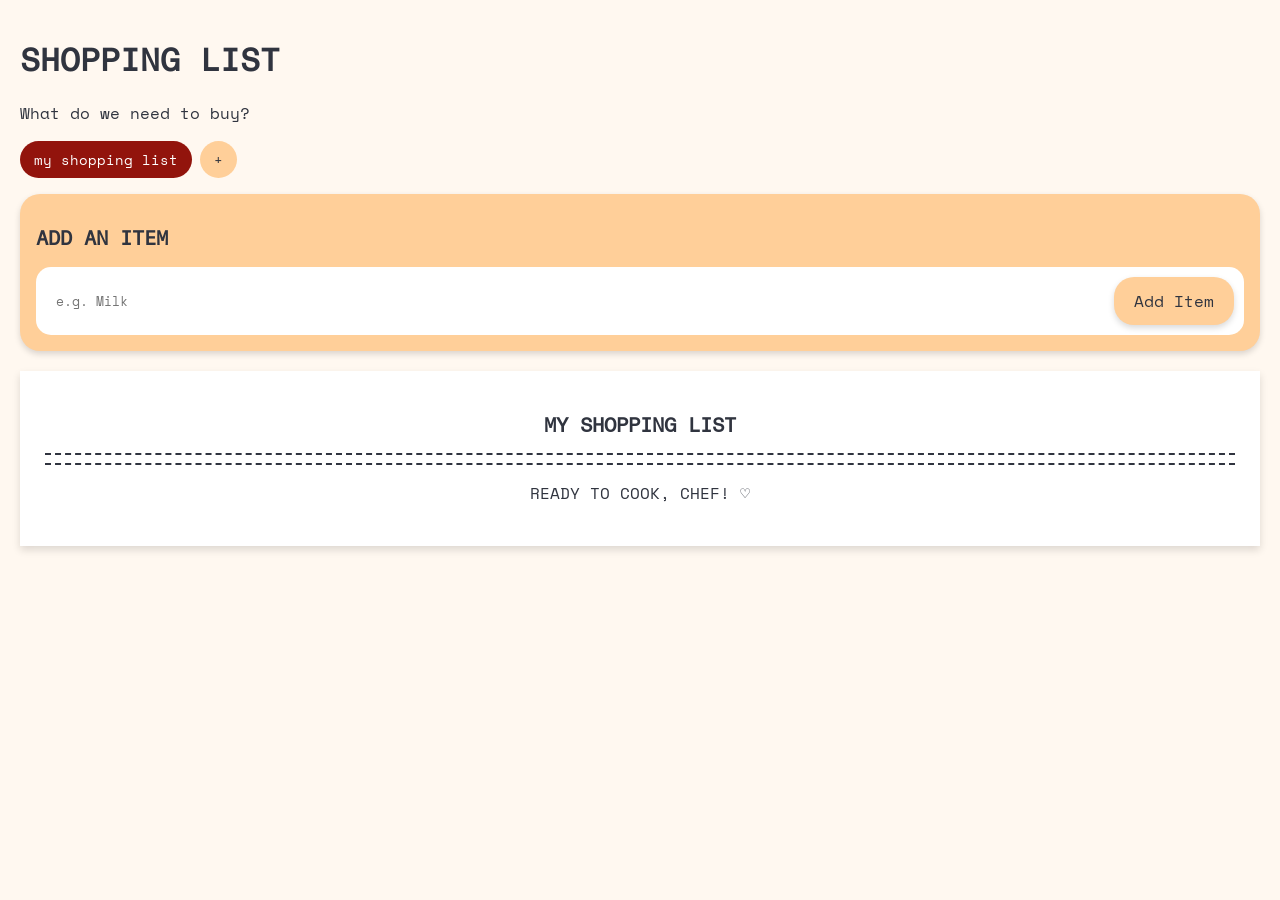
<file: shopping-list.html>
<!DOCTYPE html>
<html lang="en">
<head>
    <meta charset="UTF-8">
    <meta name="viewport" content="width=device-width, initial-scale=1.0">
    <title>Shopping List | Kitchen Kompanion</title>

    <link rel="stylesheet" href="style.css">
    <link href="https://fonts.googleapis.com/css2?family=Material+Symbols+Rounded" rel="stylesheet">
</head>

<body>
    <main class="container">
        <h1>Shopping List</h1>
        <p>What do we need to buy?</p>
        
        <!-- Receipt tabs -->
        <div class="receipt-tabs" id="receiptTabs"></div>

      


        <!-- adding-->
        <div class="card">
            <h2>Add an Item</h2>
            <div class="shopping-input">
                <div><input type="text" id="itemInput" placeholder="e.g. Milk"></div>
                <div><button class="btn-secondary" onclick="addItem()">Add Item</button></div>
            </div>
        </div>

        <div class="section">
            <div class="receipt">
    <h2 id="receiptTitle">MY SHOPPING LIST</h2>
    <hr>
    <div id="shoppingList"></div>
    <hr>
    <p>READY TO COOK, CHEF! ♡</p>
</div>
        </div>
    </main>

    <!-- Undo notification -->
    <div id="undoBar" class="undo-bar" style="display: none;">
        <span id="undoMessage"></span>
        <button class="undo-button"onclick="undoDelete()">Undo</button>
    </div>


<script>
    // load receipts, including old shopping list items
    let receipts = JSON.parse(localStorage.getItem("shoppingReceipts") || "null");

    if (!receipts || receipts.length === 0) {
        receipts = [{
            id: Date.now(),
            name: "my shopping list",
            items: JSON.parse(localStorage.getItem("shoppingList") || "[]")
        }];
    }

    let activeReceipt = Number(localStorage.getItem("activeReceipt")) || receipts[0].id;

    if (!receipts.some(r => r.id === activeReceipt)) {
        activeReceipt = receipts[0].id;
    }

    function currentReceipt() {
        return receipts.find(r => r.id === activeReceipt);
    }

    // save all receipts and keep old shopping list count compatible
    function saveReceipts() {
        localStorage.setItem("shoppingReceipts", JSON.stringify(receipts));
        localStorage.setItem("activeReceipt", activeReceipt);

        const allItems = receipts.flatMap(r => r.items);
        localStorage.setItem("shoppingList", JSON.stringify(allItems));
    }

    // show receipt tabs
    function showTabs() {
        const tabs = document.getElementById("receiptTabs");
        tabs.innerHTML = "";

        receipts.forEach(receipt => {
            const button = document.createElement("button");
            button.textContent = receipt.name;

            if (receipt.id === activeReceipt) {
                button.classList.add("selected");
            }

            button.onclick = () => {
                activeReceipt = receipt.id;
                saveReceipts();
                showTabs();
                showItems();
            };

            tabs.appendChild(button);
        });

        const add = document.createElement("button");
        add.textContent = "+";
        add.onclick = () => {
            window.parent.postMessage({ type: "newReceipt" }, "*");
        };

        tabs.appendChild(add);
    }

    

   function createReceipt(name) {
        name = name.trim();
        if (!name) return;

        const receipt = {
            id: Date.now(),
            name: name,
            items: []
        };

        receipts.push(receipt);
        activeReceipt = receipt.id;

        saveReceipts();
        showTabs();
        showItems();
    }

    // display items from selected receipt
    function showItems() {
        const receipt = currentReceipt();
        document.getElementById("receiptTitle").textContent =
            receipt.name.toUpperCase();

        const list = document.getElementById("shoppingList");
        list.innerHTML = "";

        receipt.items.forEach(item => {
            addItem(item.name, item.checked, false);
        });
    }

    // create shopping list row
    function addItem(name = "", checked = false, save = true) {
        const input = document.getElementById("itemInput");
        name = name || input.value.trim();
        if (!name) return;

        const list = document.getElementById("shoppingList");
        const item = document.createElement("div");
        item.className = "card";

        const checkbox = document.createElement("input");
        checkbox.type = "checkbox";
        checkbox.style.width = "auto";
        checkbox.checked = checked;

        const label = document.createElement("span");
        label.textContent = " " + name + " ";
        label.style.textDecoration = checked ? "line-through" : "none";

        checkbox.onchange = () => {
            label.style.textDecoration =
                checkbox.checked ? "line-through" : "none";
            saveList();
        };

        const fridge = document.createElement("button");
        fridge.textContent = "Add to Fridge";

        fridge.onclick = () => {
            // remember which receipt the item came from
            localStorage.setItem("pendingShoppingItem", JSON.stringify({
                receiptId: activeReceipt,
                name: name
            }));

            window.parent.postMessage({
                page: "add-item.html",
                name: name
            }, "*");
        };

        const remove = document.createElement("button");
        remove.textContent = "×";
        remove.style.fontSize = "12px";

        remove.onclick = () => {
            const nextItem = item.nextSibling;
            item.remove();
            saveList();

            document.getElementById("undoMessage").textContent =
                name + " removed from shopping list!";
            document.getElementById("undoBar").style.display = "flex";

            window.undoDelete = () => {
                list.insertBefore(item, nextItem && nextItem.parentNode === list ? nextItem : null);
                saveList();
                document.getElementById("undoBar").style.display = "none";
            };
        };

        item.append(checkbox, label, fridge, remove);
        list.appendChild(item);

        input.value = "";
        if (save) saveList();
    }

    // save only the currently selected receipt's items
    function saveList() {
        const items = [];

        document.querySelectorAll("#shoppingList .card").forEach(item => {
            items.push({
                name: item.querySelector("span").textContent.trim(),
                checked: item.querySelector("input").checked
            });
        });

        currentReceipt().items = items;
        saveReceipts();
    }

    document.getElementById("itemInput").addEventListener("keydown", event => {
        if (event.key === "Enter") addItem();
    });

    window.addEventListener("message", function(event) {
        if (event.data.type === "createReceipt") {
            createReceipt(event.data.name);
        }
    });

    saveReceipts();
    showTabs();
    showItems();
</script>

</body>
</html>
</file>
<file: style.css>
/* ts the google icons thing i found initially but we can change them */

@import url('https://fonts.googleapis.com/css2?family=Pacifico&family=Space+Mono&family=Fragment+Mono&display=swap');


/* COLORS + FONT */
:root {
    --secondary: #AA5B22;
    --highlight: #92140C;
    --bg: #FFF8F0;
    --primary: #FFCF99;
    --text: #30343F;
}

body {
    margin: 0;
    background: var(--bg);
    color: var(--text);
    font-family: 'Space Mono', monospace;
    font-size: 16px;
}

.app {
    width: 100%;
    max-width: 640px;
    height: 960px;
    margin: auto;
    display: flex;
    flex-direction: column;
    border: 1px solid black;
    position: relative;
    box-sizing: border-box;
}

iframe {
    flex: 1;
    min-height: 0;
    width: 100%;
    border: none;
}

/* instead of the allure style initially chosen, but i kinda want another cursive font to say the hello, name part like apple has the fancy hello*/
h1, h2 {
    font-family: 'Fragment Mono', monospace;
    text-transform: uppercase;
    font-weight: 600;
}

h1 {
    font-size: 32px;
}

h2 {
    font-size: 20px;
}



/* BUTTONS */
button {
    background-color: var(--secondary);
    color: var(--bg);
    font-family: 'Space Mono', monospace;
    font-size: 16px;

    padding: 12px 20px;
    border: none;
    border-radius: 20px;

    cursor: pointer;
    box-shadow: 0 3px 6px rgba(0, 0, 0, 0.15);
    /* idk we can change color to charcoal later if ts chopped */
}

/* hover effect */
button:hover {
    background-color: var(--highlight);
}

/* clicked */
button:active {
    transform: scale(0.97);
}

.btn-secondary {
    background-color: var(--primary);
    color: var(--text);
}
.btn-secondary:hover {
    background-color: var(--secondary);
    color: white;
}


/* CARDS */
.card {
    background-color: var(--primary);
    /* is primary too chopped be honest */
    padding: 16px;
    border-radius: 20px;
    box-shadow: 0 3px 6px rgba(0, 0, 0, 0.15);
    margin-bottom: 16px;
}

.container {
    padding: 20px;
}

.section {
    margin-bottom: 24px;
}

/* Input box labels */
label {
    display: block;
    font-weight: bold;
    margin-bottom: 6px;
}

/* Input boxes */
select,
input {
    width: 100%;
    box-sizing: border-box;
    padding: 10px;
    font-family: inherit;
    border: 1.5px solid var(--text);
    border-radius: 10px;
}



/* NAVIGATION BAR */
nav {
    display: flex;
    justify-content: space-around;
    align-items: center;
    background-color: var(--primary);
    padding: 10px;
    border-radius: 20px;
    margin: 10px;
    box-shadow: 0 3px 6px rgba(0, 0, 0, 0.15);

    
}

nav button {
    background: transparent;
    color: var(--text);
    box-shadow: none;
    padding: 10px 8px;
    font-size: 14px;
    border-radius: 15px;
    flex: 1;
    display: flex;
    flex-direction: column;
    align-items: center;
    justify-content: center;
    gap: 5px;
}

nav button span {
    font-family: 'Space Mono', monospace;
    font-size: 14px;
    white-space: nowrap;
}

nav button.active {
    background-color: var(--highlight);
    color: var(--bg);
}

nav button:hover {
    background-color: var(--secondary);
    color: var(--bg);
}

nav button.active:hover {
    background-color: var(--highlight);
}


/* RECEIPT */
.receipt {
    background: white;
    padding: 25px;
    margin-top: 20px;
    box-shadow: 0 4px 8px #0002;
    font-family: 'Space Mono', monospace;
}

.receipt h2,
.receipt p {
    text-align: center;
}

.receipt hr {
    border: none;
    border-top: 2px dashed var(--text);
}

#shoppingList .card {
    background: white;
    box-shadow: none;
    border-bottom: 1px dashed var(--text);
    border-radius: 0;
    padding: 10px 0;
    display: flex;
    align-items: center;
    gap: 8px;
}


/* reciept buttons */

#shoppingList .card button {
    background: white;
    color: var(--text);
    border: 1px dashed var(--text);
    border-radius: 3px;
    padding: 4px 6px;
    font-size: 14px;
    box-shadow: none;
    white-space: nowrap;
}

#shoppingList .card button:first-of-type {
    margin-left: auto;
}


#shoppingList .card button:hover {
    background: var(--primary);
}

#shoppingList .card button:last-child:hover {
    background-color: var(--highlight);
    color: white;
    border-color: var(--highlight);
}

/* RECIPE CARDS */
.recipes-grid {
    display: grid;
    grid-template-columns: repeat(auto-fill, minmax(200px, 1fr));
    gap: 20px;
    margin-top: 20px;
}

.recipe-card {
    img, svg {
        display: block;
        width: 100%;
        height: auto;
        aspect-ratio: 1 / 1;
        object-fit: cover;
        border-radius: 20px;
    }
}


/* Receipt Tabs */
.receipt-tabs {
    display: flex;
    gap: 8px;
    align-items: center;
    overflow-x: auto;
    margin-bottom: 16px;
}

.receipt-tabs button {
    flex-shrink: 0;
    background: var(--primary);
    color: var(--text);
    padding: 8px 14px;
    font-size: 14px;
    box-shadow: none;
}

.receipt-tabs button.selected {
    background: var(--highlight);
    color: white;
}

.receipt-tabs button:hover {
    background: var(--secondary);
    color: white;
}

.receipt-tabs button.selected:hover {
    background: var(--highlight);
}

/* New Receipt Popup */
.receipt-popup {
    display: none;
    position: fixed;
    inset: 0;
    background: #0006;
    justify-content: center;
    align-items: center;
    z-index: 100;
}

.receipt-popup-content {
    background: white;
    width: 75%;
    max-width: 350px;
    padding: 25px;
    border-radius: 20px;
    text-align: center;
    box-shadow: 0 5px 15px #0003;
}

.receipt-popup input {
    margin: 12px 0 20px;
}



/* WELCOME HEADER */
.welcome {
    display: flex;
    align-items: center;
    justify-content: space-between;
    background: var(--primary);
    border-radius: 20px;
    padding: 12px 16px;
    gap: 10px;
    box-shadow: 0 3px 6px #0002;
}

.welcome-text {
    flex: 1;
    min-width: 0;
}

#date {
    color: var(--highlight);
    font-size: 14px;
    font-weight: bold;
    margin: 0;
    text-transform: uppercase;
}

.welcome h1 {
    font-family: 'Pacifico', cursive;
    font-size: 30px;
    font-weight: normal;
    text-transform: none;
    color: var(--text);
    margin: 5px 0;
}

.welcome-text p:last-child {
    font-size: 14px;
    margin: 0;
    color: var(--text);
}

.koko {
    width: 85px;
    height: 95px;
    object-fit: contain;
    flex-shrink: 0;
}


/* koko's speech bubble */
.speech-bubble {
    position: relative;
    background: var(--bg);
    color: var(--text);
    border: 2px solid var(--secondary);
    border-radius: 18px;
    padding: 12px;
    max-width: 190px;
    font-size: 14px;
    line-height: 1.5;
    text-align: center;
    box-shadow: 0 3px 6px #0002;
}

.speech-bubble::after {
    content: "";
    position: absolute;
    right: -9px;
    top: 50%;
    width: 14px;
    height: 14px;
    background: var(--bg);
    border-right: 2px solid var(--secondary);
    border-top: 2px solid var(--secondary);
    transform: translateY(-50%) rotate(45deg);
}

@media (max-width: 500px) {
    .speech-bubble {
        max-width: 120px;
        padding: 8px;
        font-size: 10px;
    }
}

/* Kitchen Overview */
.overview {
    display: flex;
    gap: 15px;
    margin-top: 20px;
}

.stat-card {
    flex: 1;
    min-width: 0;
    background: white;
    border-radius: 20px;
    padding: 18px 10px;
    text-align: center;
    box-shadow: 0 3px 6px #0002;
}

.stat-card .material-symbols-rounded {
    font-size: 28px;
    color: var(--secondary);
}

.stat-card h2 {
    font-size: 26px;
    margin: 8px 0;
    color: var(--text);
}

.stat-card p {
    font-size: 14px;
    margin: 0;
}

.stat-card:nth-child(2) .material-symbols-rounded {
    color: var(--highlight);
}

/* PANTRY */
.pantry {
    margin-top: 24px;
}

.pantry h2 {
    margin-bottom: 15px;
}

.inventory-list {
    background: white;
    border-radius: 20px;
    padding: 5px 16px;
    box-shadow: 0 3px 6px #0002;
}

.inventory-row {
    display: flex;
    align-items: center;
    gap: 12px;
    padding: 14px 0;
    border-bottom: 1px solid var(--text);
}

.inventory-row:last-child {
    border-bottom: none;
}

.food-icon {
    font-size: 26px;
    background: var(--bg);
    padding: 10px;
    border-radius: 12px;
}

.food-info {
    flex: 1;
}

.food-info h3 {
    margin: 0 0 4px;
    font-size: 16px;
}

.food-info p {
    margin: 0;
    font-size: 14px;
    opacity: 0.7;
}

.expiry-tag {
    background: var(--primary);
    padding: 6px 10px;
    border-radius: 20px;
    font-size: 14px;
    white-space: nowrap;
}

.expiry-tag.urgent {
    background: var(--highlight);
    color: white;
}

.inventory-row .material-symbols-rounded {
    color: var(--secondary);
    font-size: 20px;
}

/*  delete button inventory */
.delete-item {
    background: transparent;
    color: var(--highlight);
    font-size: 20px;
    padding: 4px 8px;
    box-shadow: none;
}

.delete-item:hover {
    background: var(--highlight);
    color: white;
}


.undo-bar {
    position: fixed;
    left: 20px;
    right: 20px;
    bottom: 20px;
    display: none;
    align-items: center;
    justify-content: space-between;
    padding: 10px 10px 10px 16px;
    background: var(--text);
    color: var(--bg);
    border-radius: 20px;
    box-shadow: 0 3px 6px rgba(0, 0, 0, 0.25);
}

.undo-bar button {
    background: var(--primary);
    color: var(--text);
    padding: 8px 16px;
}

.undo-bar button:hover {
    background: var(--highlight);
    color: white;
}


/* search bar */
.search-bar {
    display: flex;
    align-items: center;
    gap: 10px;
    background: white;
    border: 1px solid var(--primary);
    border-radius: 15px;
    padding: 10px 14px;
    margin-bottom: 15px;
    box-sizing: border-box;
    width: 100%;
}


.search-bar .material-symbols-rounded {
    color: var(--secondary);
    font-size: 22px;
}

.search-bar input {
    flex: 1;
    min-width: 0;
    border: none;
    outline: none;
    background: transparent;
    font-family: 'Space Mono', monospace;
    font-size: 16px;
    color: var(--text);
}

/* Shopping List Input */
.shopping-input {
    display: flex;
    align-items: center;
    gap: 10px;
    background: white;
    border-radius: 15px;
    padding: 10px;
}

.shopping-input div:first-child {
    flex: 1;
    min-width: 0;
}

.shopping-input div:last-child {
    flex-shrink: 0;
}

.shopping-input input {
    border: none;
    outline: none;
}



/* food filters FF FOO FITGHTERS */
.food-filters {
    display: flex;
    gap: 8px;
    overflow-x: auto;
    margin-bottom: 15px;
    padding-bottom: 5px;
}

.food-filters button,
.chips label {
    flex-shrink: 0;
    background: var(--primary);
    color: var(--text);
    padding: 8px 14px;
    border-radius: 20px;
    box-shadow: none;
    font-size: 10px;
}

.food-filters button.selected,
.chips input:checked + label{
    background: var(--highlight);
    color: white;
}



.pantry-header {
    display: flex;
    justify-content: space-between;
    align-items: center;
    margin-bottom: 15px;
}

.pantry-header h2 {
    margin: 0;
}

#sortBy {
    width: auto;
    flex: none;
    background: transparent;
    color: var(--highlight);
    border: none;
    padding: 4px;
    font-family: 'Space Mono', monospace;
    font-size: 14px;
    cursor: pointer;
}


/* RECIPE POPUPS */
.popup-overlay {
    display: none;
    position: fixed;
    inset: 0;
    background: #0006;
    justify-content: center;
    align-items: center;
    z-index: 1000;
}

.popup-overlay.open {
    display: flex;
}

/* Recipe popup content */
.popup-overlay .popup {
    display: none;
    position: relative;
    width: 85%;
    height: auto;
    min-height: 0;
    max-height: 85%;
    overflow-y: auto;
    background: var(--bg);
    padding: 24px;
    border-radius: 20px;
    box-sizing: border-box;
}

.popup-overlay .popup.open {
    display: block;
}


/* ingredients popup */
.popup {
    display: none;
    position: absolute;
    top: 0;
    left: 0;
    width: 100%;
    height: 100%;
    min-height: 960px;
    background: #0006;
    justify-content: center;
    align-items: center;
    z-index: 100;
}

.popup-content {
    background: white;
    padding: 25px;
    border-radius: 20px;
    width: 75%;
    max-width: 350px;
    text-align: center;
    box-shadow: 0 5px 15px #0003;
}

.popup-close {
    float: right;
    background: transparent;
    color: var(--highlight);
    box-shadow: none;
    font-size: 20px;
    padding: 4px 8px;
}

.popup-close:hover {
    background: var(--highlight);
    color: white;
}

#popupIcon {
    font-size: 40px;
}

#popupGroup {
    display: inline-block;
    background: var(--primary);
    border-radius: 20px;
    padding: 5px 12px;
}

.detail-row {
    display: flex;
    justify-content: space-between;
    padding: 10px 0;
    border-bottom: 1px solid var(--text);
}

.popup-content > button:last-child {
    margin-top: 20px;
}


/* Recipe Search Bar */
#recipes-search {
    display: flex;
    gap: 10px;
    align-items: flex-end;
    background: transparent;
    border: none;
    padding: 0;
    margin-bottom: 20px;
}

#recipes-search > div:first-child {
    flex: 1;
    min-width: 0;
}

#recipes-search > div:last-child {
    flex: 0 0 150px;
}

#recipes-search input,
#recipes-search select {
    width: 100%;
}


/* PILL CHOICES */
.food-filters {
    display: flex;
    gap: 8px;
    overflow-x: auto;
    margin-bottom: 15px;
    padding-bottom: 5px;
}

/* All selectable pills */
.food-filters button,
.chips label {
    background: var(--primary);
    color: var(--text);
    border: none;
    border-radius: 20px;
    padding: 8px 14px;
    font-family: 'Space Mono', monospace;
    font-size: 14px;
    font-weight: normal;
    box-shadow: none;
    cursor: pointer;
}

/* Hover */
.food-filters button:hover,
.chips label:hover {
    background: var(--secondary);
    color: white;
}

/* Selected */
.food-filters button.selected,
.chips input:checked + label {
    background: var(--highlight);
    color: white;
}

/* Keep selected color on hover */
.food-filters button.selected:hover,
.chips input:checked + label:hover {
    background: var(--highlight);
}

/* profile and add item stuff */

.row {
    display: flex;
    gap: 16px;
}
.row > div {
    flex: 1;
}

.hint {
    font-size: 14px;
    margin-top: 4px;
    opacity: 0.7;
}

.radio label {
    font-weight: normal;
    display: flex;
    align-items: center;
    gap: 6px;
}
.radio input {
    width: auto;
    accent-color: var(--secondary);
}

.white-card {
    background: white;
    border-radius: 20px;
    padding: 14px 16px;
    box-shadow: 0 3px 6px rgba(0, 0, 0, 0.15);
    margin-bottom: 16px;
}
.white-card h2 {
    margin: 0 0 10px;
}

/* pill choices */
.chips {
    display: flex;
    flex-wrap: wrap;
    gap: 8px;
    position: relative;
}
.chips-grid {
    display: grid;
    grid-template-columns: repeat(3, 1fr);
}
/* invisible, but not display:none, so the "please select" pop-up still shows */
.chips input {
    position: absolute;
    opacity: 0;
    pointer-events: none;
}
.chips label {
    margin: 0;
    text-align: center;
}

.chips input:disabled + label {
    cursor: default;
}

/* two buttons side by side*/
.buttons {
    display: flex;
    gap: 16px;
}
.buttons button {
    flex: 1;
}

/* Inventory Quantity Controls */
.quantity-controls {
    display: flex;
    align-items: center;
    gap: 6px;
    white-space: nowrap;
}

.quantity-controls button {
    background: var(--primary);
    color: var(--text);
    border-radius: 8px;
    padding: 4px 8px;
    font-size: 14px;
    box-shadow: none;
}

.quantity-controls button:hover {
    background: var(--secondary);
    color: white;
}

.quantity {
    min-width: 16px;
    text-align: center;
    font-size: 14px;
}


/* Remove Item Popup */
.popup-buttons {
    display: flex;
    gap: 10px;
    margin-top: 20px;
}

.popup-buttons button {
    flex: 1;
    padding: 10px;
    font-size: 14px;
}

#removePopup h2 {
    color: var(--highlight);
}
</file>
